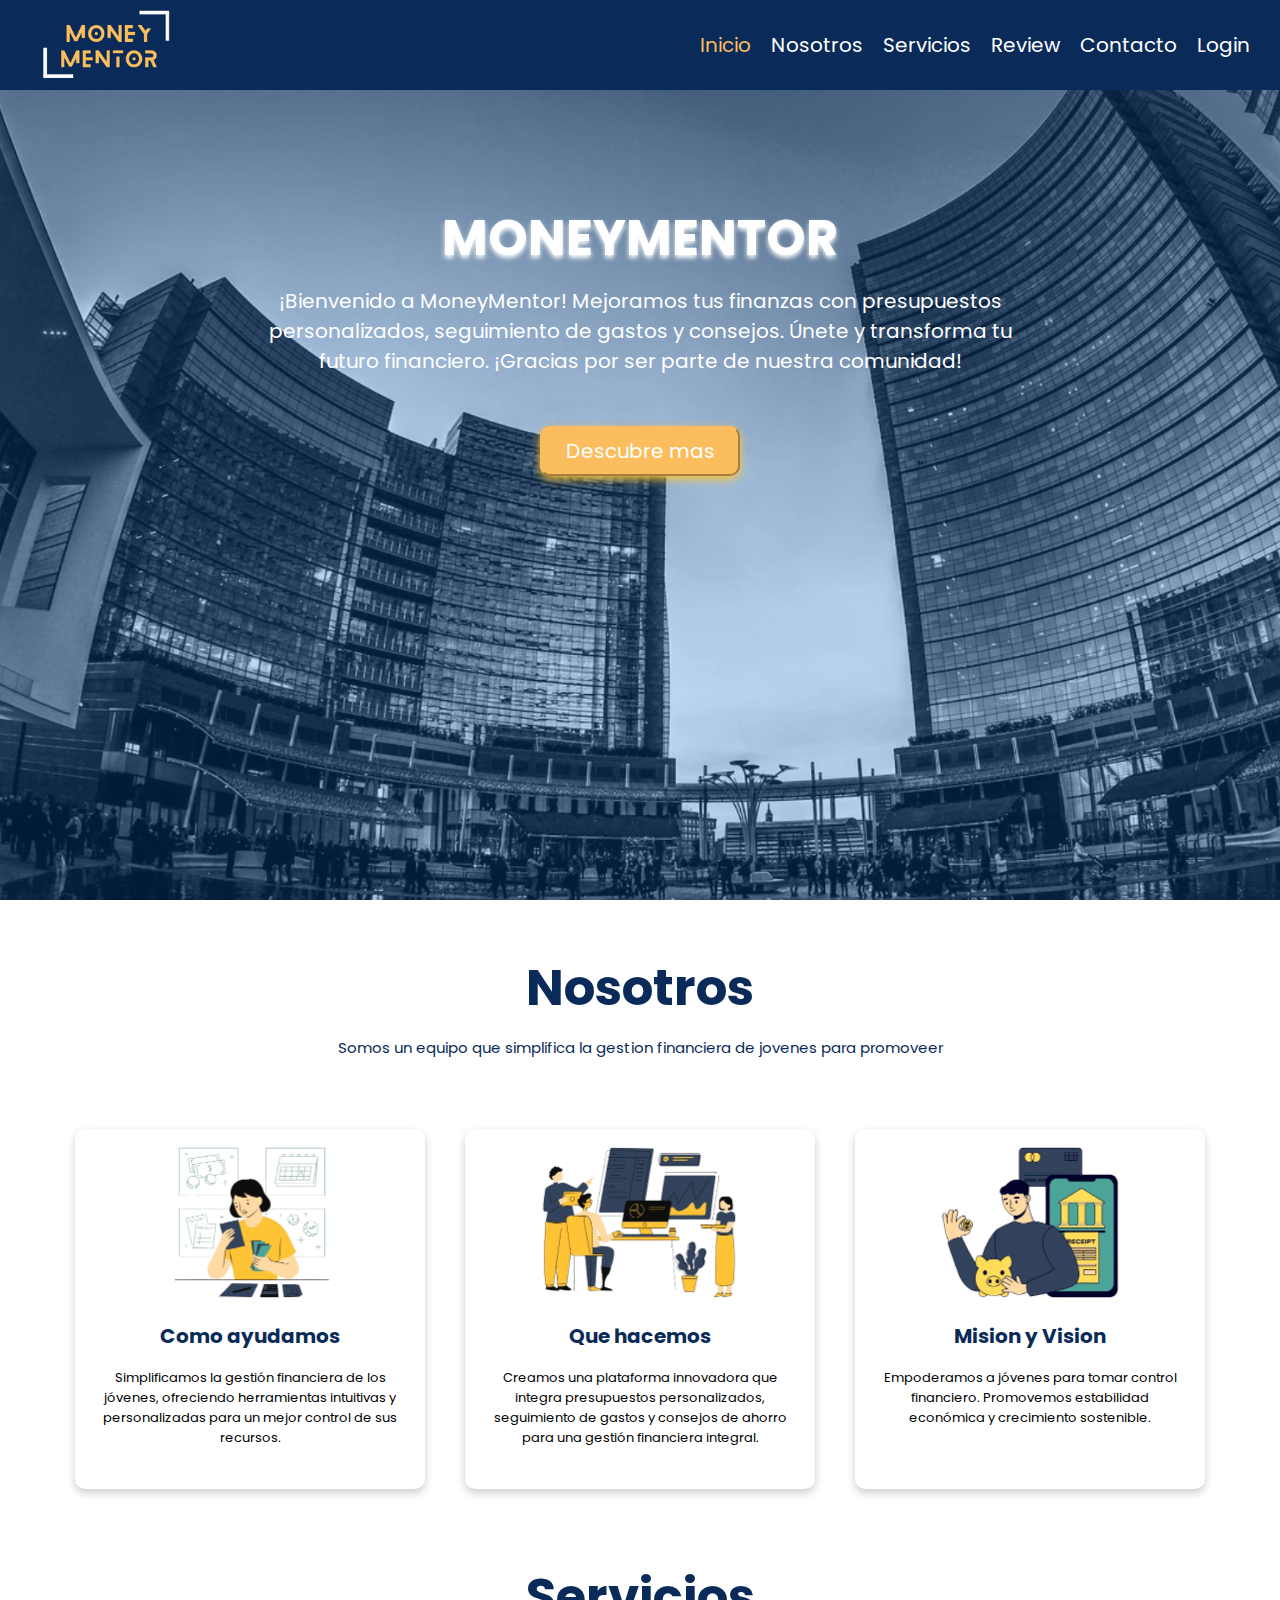
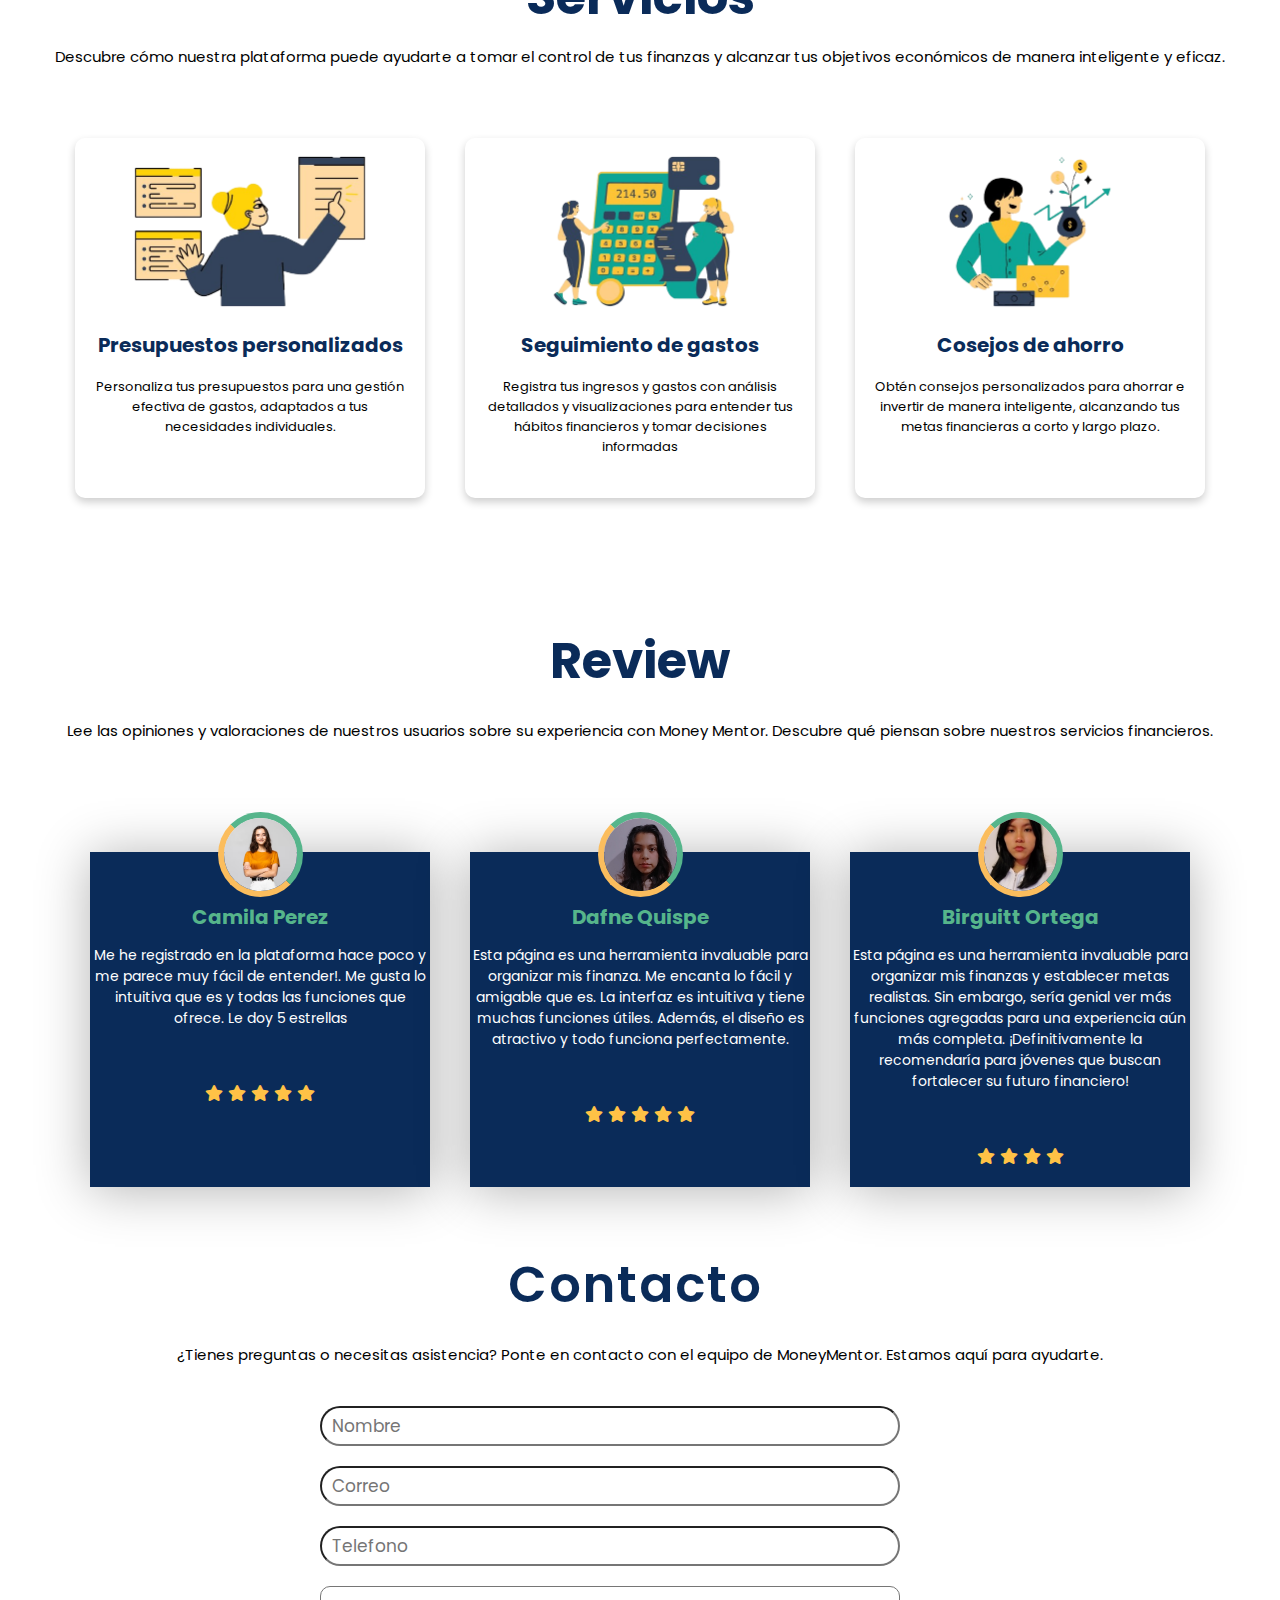
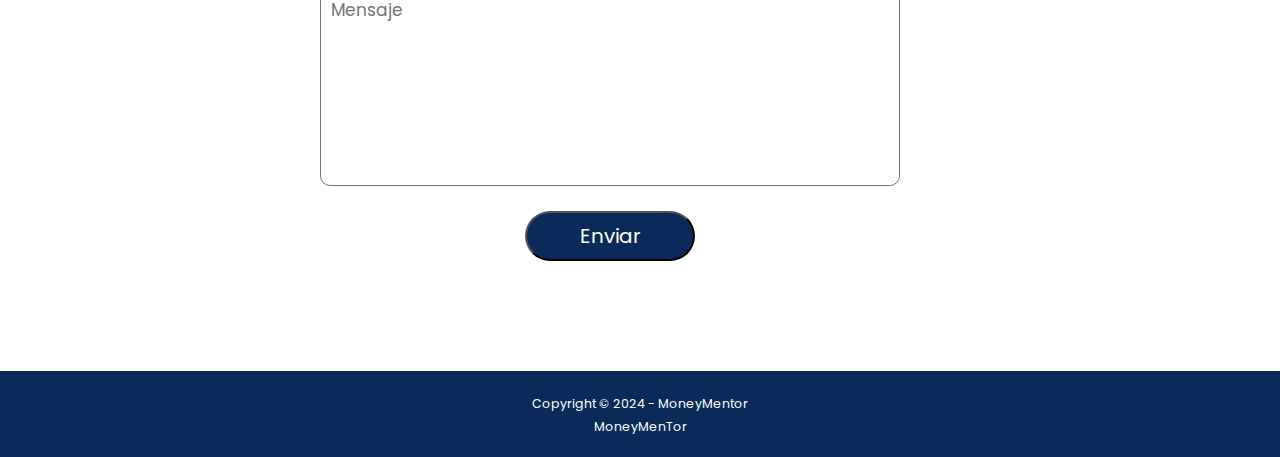
<file: index.html>
<!DOCTYPE html>
<html lang="en">
<head>
    <meta charset="UTF-8">
    <meta http-equiv="X-UA-Compatible" content="IE=edge">
    <meta name="viewport" content="width=device-width, initial-scale=1.0">
    <title>MoneyMenTor</title>
    <link rel="stylesheet" href="https://cdnjs.cloudflare.com/ajax/libs/font-awesome/5.15.1/css/all.min.css">
    <link rel="stylesheet" href="css/style.css">
</head>

<body>

<!--logo y la barra de navegacion-->
<header>
    <a href="#" class="logo">
        <img src="imagenes/money.png" alt="Nombre del Logo">
    </a>

    <nav class="navbar">
        <ul>
            <li><a href="#home" class="active">Inicio</a></li>
            <li><a href="#nosotros">Nosotros</a></li>
            <li><a href="#servicios">Servicios</a></li>
            <li><a href="#review">Review</a></li>
            <li><a href="#contact">Contacto</a></li>
            <li><a href="acceso.html">Login</a></li>
          
        </ul>

    </nav>

    <div class="fas fa-bars"></div>


</header>

<!--Inicio-->

<section class="home" id="home">
    <div class="content">
        <h1>MoneyMenTor</h1>
        <p> ¡Bienvenido a MoneyMentor! Mejoramos tus finanzas con presupuestos personalizados, seguimiento de gastos y consejos. 
            Únete y transforma tu futuro financiero. ¡Gracias por ser parte de nuestra comunidad!
        </p>
        <a href="#nosotros"><button> Descubre mas</button></a>
    </div>

</section>

<!--Nosotros-->

<section class="nosotros" id="nosotros">

    <div class="content">
        <h2>Nosotros</h2>
        <p> Somos un equipo que simplifica la gestion financiera de jovenes para promoveer </p>

        <div class="box-container">
            <div class="box">
                <img src="imagenes/ayudamos.png" alt="">
                <h3>Como ayudamos </h3>
                <p>
                    Simplificamos la gestión financiera de los jóvenes, ofreciendo herramientas 
                    intuitivas y personalizadas para un mejor control de sus recursos.
                </p>
            </div>
    
            <div class="box">
                <img src="imagenes/hacemos.png" alt="">
                <h3>Que hacemos</h3>
                <p>
                    Creamos una plataforma innovadora que integra presupuestos personalizados, seguimiento 
                    de gastos y consejos de ahorro para una gestión financiera integral.
                </p>
    
            </div>
    
            <div class="box">
                <img src="imagenes/final.png" alt="">
                <h3>Mision y Vision</h3>
                <p>
                    Empoderamos a jóvenes para tomar control financiero. Promovemos estabilidad económica y crecimiento sostenible.                </p>
    
            </div>
            
        </div>

    </div>

</section>

<!--Servicos-->
<section class="servicios" id="servicios">

    <div class="content">
        <h2>Servicios</h2>
        <p> Descubre cómo nuestra plataforma puede ayudarte a tomar el control de tus finanzas y alcanzar tus objetivos económicos de manera inteligente y eficaz. </p>

        <div class="box-container">
            <div class="box">
                <img src="imagenes/planeacion.png" alt=""> 
                <h3>Presupuestos personalizados</h3>
                <p>
                    Personaliza tus presupuestos para una gestión efectiva de gastos, adaptados a tus necesidades individuales.
                </p>
            </div>
    
            <div class="box">
                <img src="imagenes/seguimiento.png" alt="">
                <h3>Seguimiento de gastos </h3>
                <p>
                    Registra tus ingresos y gastos con análisis detallados y visualizaciones
                    para entender tus hábitos financieros y tomar decisiones informadas
                </p>
    
            </div>
    
            <div class="box">
                <img src="imagenes/ahorro.png" alt="">
                <h3>Cosejos de ahorro</h3>
                <p>
                    Obtén consejos personalizados para ahorrar e invertir de manera inteligente,
                    alcanzando tus metas financieras a corto y largo plazo.
                </p>
    
            </div>
            
        </div>

    </div>

</section>


<section class="review" id="review">
  <h2>Review</h2>
  <p> Lee las opiniones y valoraciones de nuestros usuarios sobre su experiencia con Money Mentor. Descubre qué piensan sobre nuestros servicios financieros.</p>

    <div class="box-container">

        <!--bir-->
        <div class="box">
            <img src="imagenes/Camila.avif" alt="">
            <h3>Camila Perez</h3>
            <p> Me he registrado en la plataforma hace poco y me parece muy fácil de entender!. 
                Me gusta lo intuitiva que es y todas las funciones que ofrece. Le doy 5 estrellas
            </p>

            <div class="stars">
                <i class="fas fa-star"></i>
                <i class="fas fa-star"></i>
                <i class="fas fa-star"></i>
                <i class="fas fa-star"></i>
                <i class="fas fa-star"></i>
            </div>


        </div>

        <!--daf-->
        <div class="box">
            <img src="imagenes/daf.jpg" alt="">
            <h3>Dafne Quispe</h3>
            <p> Esta página es una herramienta invaluable para organizar mis finanza.
                Me encanta lo fácil y amigable que es. La interfaz es intuitiva y tiene muchas funciones útiles. Además, el diseño es atractivo y todo funciona perfectamente.

            <div class="stars">
                <i class="fas fa-star"></i>
                <i class="fas fa-star"></i>
                <i class="fas fa-star"></i>
                <i class="fas fa-star"></i>
                <i class="fas fa-star"></i>
            </div>


        </div>

     <!--otra-->

        <div class="box">
            <img src="imagenes/bir.jpg" alt="">
            <h3>Birguitt Ortega</h3>
            <p> Esta página es una herramienta invaluable para organizar mis finanzas y establecer metas realistas. Sin embargo, sería genial ver más funciones
            agregadas para una experiencia aún más completa. ¡Definitivamente la recomendaría para jóvenes que buscan fortalecer su futuro financiero!
            </p>

            <div class="stars">
                <i class="fas fa-star"></i>
                <i class="fas fa-star"></i>
                <i class="fas fa-star"></i>
                <i class="fas fa-star"></i>
            </div>

        </div>

    </div>

</section>


<section class="contact" id="contact">

    <h2 class="heading">Contacto</h2>
    <p>¿Tienes preguntas o necesitas asistencia? Ponte en contacto con el equipo de MoneyMentor. 
        Estamos aquí para ayudarte.</hp>
    <div class="row">
        <div class="form-container">

            <form action="">
                <input type="text" placeholder="Nombre">
                <input type="email" placeholder="Correo">
                <input type="number" placeholder="Telefono">
                <textarea cols="15" rows="5" placeholder="Mensaje"></textarea >
                <input type="submit" value="Enviar">        
            </form>

        </div>
    </div>

</section>



<footer>
    <div class="footer-container">
        <small>
            Copyright &copy; 2024 - MoneyMentor
            <br>  MoneyMenTor
            
        </small>

    </div>
</footer>


<script src="https://cdnjs.cloudflare.com/ajax/libs/jquery/3.5.1/jquery.min.js"></script>

<script>

    $(document).ready(function() {

        $('.fa-bars').click(function() {

            $(this).toggleClass('fa-times');
            $('.navbar').toggleClass('nav-toggle');

        });

        $(window).on('scroll load', function() {

            $('.fa-bars').removeClass('fa-times');
            $('.navbar').removeClass('nav-toggle');

            $('section').each(function() {

                var id = $(this).attr('id');
                var height = $(this).height();
                var offset = $(this).offset().top -200;
                var top = $(window).scrollTop();

                if(top >= offset && top < offset + height) {
                    $('.navbar ul li a').removeClass('active');
                    $('.navbar').find('[href="#'+id+'"]').addClass('active');
                }

            });

        });

    });

</script>





</body>
</html>
</file>
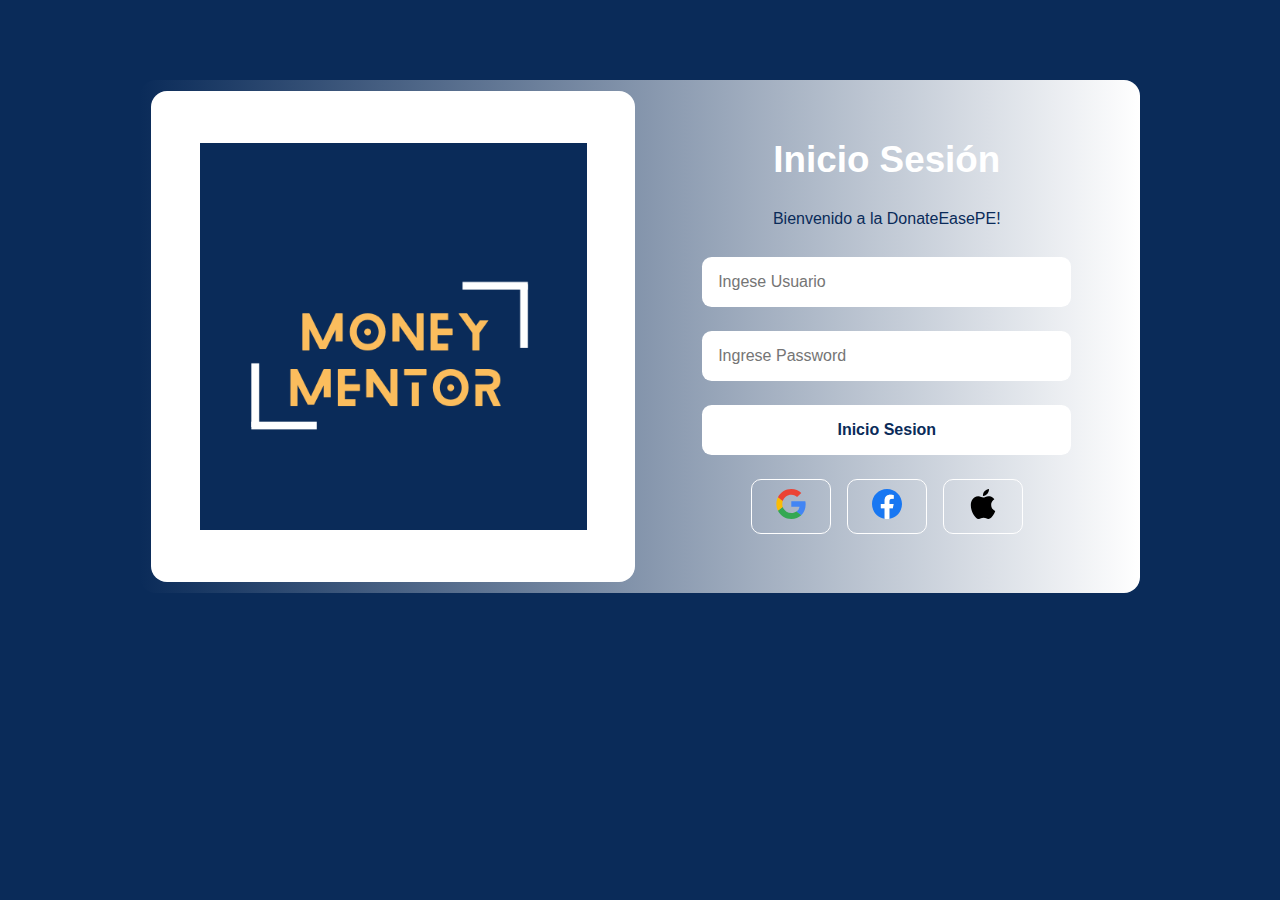
<file: acceso.html>
<!DOCTYPE html>
<html lang="en">
<head>
    <meta charset="UTF-8">
    <meta name="viewport" content="width=device-width, initial-scale=1.0">
    <title>Inicio de Sesion</title>
    <link rel="stylesheet" href="css/acceso.css">
</head>
<body>
    <section class="main">
        <figure class="main_figure">
            <img src="img/mentor.png" alt="" class="main_img">
        </figure>
        <div class="main_contact">
            <h2 class="main_title">Inicio Sesión</h2>
            <p class="main_paragraph">Bienvenido a la DonateEasePE!</p>
            <form action="" class="main_form">
                <input type="text" placeholder="Ingese Usuario" class="main_input">
                <input type="password" placeholder="Ingrese Password" name="" id="" class="main_input">
                <input type="submit" value="Inicio Sesion" class="main_input main_input--send">
            </form>

            <article class="main_social">
                <a href="https://accounts.google.com/Login?hl=es" target="_blank" class="main_link">
                    <img src="img/google-icon.svg" alt="" class="main_icon">                   
                </a>
                <a href="https://www.facebook.com/" target="_blank" class="main_link">
                    <img src="img/facebook.svg" alt="" class="main_icon">
                </a>
                <a href="https://www.apple.com/" target="_blank" class="main_link" >
                    <img src="img/apple.svg" alt="" class="main_icon">
                </a>
            </article>
        </div>
    </section>
</body>
</html>
</file>
<file: css/style.css>
@import url('https://fonts.googleapis.com/css2?family=Poppins:ital,wght@0,200;0,300;0,400;0,500;0,600;1,200;1,300;1,400&display=swap');

* {
    font-family: 'Poppins', sans-serif;
    text-decoration: none;
    outline: none;
    margin: 0;
    padding: 0;
    box-sizing: border-box;
}

*::selection {
    background: #FBBD5D;
    color: #fff;
}

html {
    font-size: 62.5%;
    overflow-x: hidden;
}

body {
    background-color: white;
}


.heading {
    font-size: 4rem;
    color: #FBBD5D;
    text-align: center;
    padding: 6rem 1rem 0 0;
    letter-spacing: .2rem;
    font-weight: 600;
}

.title {
    padding: 0 1rem;
    font-size: 2rem;
    text-align: center;
    font-weight: 400;
    color: #fff;
}
header .logo {

    width: 5px; /* Anchura de la imagen del logo */
    height: 5px; /* Altura ajustada automáticamente para mantener la proporción */
}

header {
    width: 100%;
    height: 90px; /* Altura del banner */
    background: #0A2B59; /*color del banner*/ 
    position: fixed;
    display: flex;
    align-items: center;
    justify-content: space-between;
    padding: 1rem 2rem;
    z-index: 1000;
    transition: .2s;
}
header .navbar ul {
    display: flex;
    align-items: center;
    justify-content: space-between;
    list-style: none;
}

header .navbar ul li {
    margin: 0 1rem;
}

header .navbar ul li a {
    font-size: 2rem;
    color: #fff;
    transition: .2s;
}

header .navbar ul li .active,
header .navbar ul li a:hover {
    color: #FBBD5D;  
}


header .logo {
    font-size: -5rem; /* Tamaño del logo */
    text-transform: uppercase;
    width: 2000px; /* Anchura del logo */
    height: 150px; /* Altura ajustada automáticamente para mantener la proporción */
}


header .fa-bars {
    font-size: 3rem;
    color: #FBBD5D;
    cursor: pointer;
    display: none;
    transition: .2s;
}

.home {
    min-height: 100vh;
    background: url('../imagenes/iniciamos.png') no-repeat; 
    background-size: cover;
    background-position: center;
    background-attachment: fixed;
    z-index: 0;
    overflow: hidden;
    position: relative;
}

.home .content {
    display: flex;
    align-items: center;
    justify-content: center;
    flex-flow: column;
    padding-top: 20rem;
    text-align: center;
}

.home .content h1 {
    font-size: 5rem;
    color: #fff;
    padding: 0 1rem;
    text-shadow: 0 .3rem .5rem white;
    text-transform: uppercase;
}

.home .content p {
    font-size: 2rem;
    color: white;
    padding: 1rem 25rem;   
}

.home .content button {
    height: 5rem;
    width: 20rem;
    border-radius: 1rem;
    background: #FBBD5D;
    color: white;
    font-size: 2rem;
    cursor: pointer;
    transition: .2s;
    box-shadow: 0 .3rem 1rem #FFC436;
    margin: 4rem 0;
    border-color: #FBBD5D;
}

.home .content button:hover {
    background: none;
    border: .2rem solid #FBBD5D; 
}

#nosotros {
    scroll-margin-top: 89px; 
}
.nosotros {
    text-align: center;
    margin: 100px 0;
}

.nosotros h2 {
    font-size: 5rem; 
    margin-top: -70px; 
    padding-top: 2rem; 
    text-align: center; 
    color:#0A2B59;
}

.nosotros .content p {
    font-size: 1.5rem; 
    color: #0A2B59; 
    margin-bottom: 2rem; 
    margin-top: 10px; 

}

.nosotros .box-container {
    display: flex;
    justify-content: center;
    flex-wrap: wrap;
    text-align: center;
    margin-top:5rem;
}

.nosotros .box-container .box {
    height: 36rem;
    width: 35rem;
    background: white;
    text-align: center;
    border-radius: 1rem;
    box-shadow: 0px 4px 8px rgba(0, 0, 0, 0.2);
    margin: 2rem;
    cursor: pointer;
}

.nosotros .box-container .box img {
    max-width: 95%; 
    max-height: 95%; 
}

.nosotros .box-container .box h3 {
    font-size: 2rem;
    color: #0A2B59;
    transition: .2s;
}

.nosotros .box-container .box p {
    font-size: 1.3rem;
    padding: .7rem 2rem;
    color: black;
}

.nosotros .box-container .box:hover h3 {
    color: #FBBD5D;
}


#servicios {
    scroll-margin-top: 89px;
    text-align: center;
    margin: 100px 0;
}

.servicios h2 {
    font-size: 5rem; 
    margin-top: -70px; 
    padding-top: 2rem; 
    text-align: center; 
    color:#0A2B59;
}

.servicios .content p {
    font-size: 1.5rem; 
    color: black; 
    margin-bottom: 2rem; 
    margin-top: 10px; 
}

.servicios .box-container {
    display: flex;
    justify-content: center;
    flex-wrap: wrap;
    text-align: center;
    margin-top:5rem;
}

.servicios .box-container .box {
    height: 36rem;
    width: 35rem;
    background: white;
    text-align: center;
    border-radius: 1rem;
    box-shadow: 0px 4px 8px rgba(0, 0, 0, 0.2);
    margin: 2rem;
    cursor: pointer;
}

.servicios .box-container .box img {
    max-width: 95%; 
    max-height: 95%; 
}

.servicios .box-container .box h3 {
    font-size: 2rem;
    color: #0A2B59;
    transition: .2s;
}

.servicios .box-container .box p {
    font-size: 1.3rem;
    padding: .7rem 2rem;
    color: black;
}

.servicios .box-container .box:hover h3 {
    color: #FBBD5D;
}

#review{
    scroll-margin-top: 89px; 
}
.review {
    background: white;
    text-align: center; 
    padding-top: 3rem;
}

.review h2 {
    font-size: 5rem; 
    color: #0A2B59; 
    margin-bottom: 2rem; 
    margin-top: -25px;
}

.review p {
    font-size: 1.5rem; 
    color: #000; 
    margin-bottom: 3rem; 
}

.review .box-container {
    display: flex;
    justify-content: center;
    padding-top: 4rem;
    flex-wrap: wrap;
}

.review .box-container .box {
    width: 34rem;
    padding-bottom: 1rem;
    text-align: center;
    box-shadow: 0 .3rem 5rem rgba(0, 0, 0, .3);
    background: #0A2B59; 
    margin: 4rem 2rem;
}

.review .box-container .box img {
    height: 8.5rem;
    width: 8.5rem;
    object-fit: cover;
    border-radius: 50%;
    margin-top: -4rem;
    border: .6rem solid #56B58B;
    border-left: .6rem solid #FBBD5D;
    border-bottom: .6rem solid #FBBD5D;
}

.review .box-container .box h3 {
    font-size: 2rem;
    color: #56B58B;
    padding: 0 .5rem;
}

.review .box-container .box p {
    font-size: 1.4rem;
    color: #fff;
    padding: 1.3rem .1rem;
}

.review .box-container .box .stars i {
    font-size: 1.6rem;
    color: #ffc246;
    padding: 1.3rem .1rem;
}

#contact{
    scroll-margin-top: 85px; 
}
.contact  { 
    background: white; 
    text-align: center;  
    padding-top: 3rem; 
}

.contact h2 {
    font-size: 5rem; 
    color: #0A2B59; 
    margin-bottom: 2rem; 
    margin-top: -70px;
}


.contact p {
    font-size: 1.5rem; 
    color: #000; 
    margin-bottom: -2rem; 
}

.contact .row {
    display: flex;
    align-items: center;
    justify-content: center;
    padding: 5rem 0;
    text-align: center;
}

.contact .row .form-container {
    width: 50%;
    padding-right: 6rem;
}

.contact .row .form-container input, textarea {
    height: 4rem;
    width: 100%;
    background: #fff;
    border-radius: 5rem;
    padding: 0 1rem;
    margin: 1rem 0;
    color: #0A2B59;
    font-size: 1.7rem;
    transition: .2s linear;
}

.contact .row .form-container input:focus, textarea:focus {
    border: .4rem solid #0A2B59;
}

.contact .row .form-container textarea {
    height: 20rem;
    border-radius: 1rem;
    padding: 1rem;
    resize: none;
}

.contact .row .form-container input[type="submit"] {
    height: 5rem;
    width: 17rem;
    background: #0A2B59;
    color: #fff;
    cursor: pointer;
    font-size: 2rem;
    transition: .2s;
}

.contact .row .form-container input[type="submit"]:hover {
    background: none;
    color: #0A2B59;
    border: .2rem solid #0A2B59;
}

footer{
    background-color: #0A2B59 ;
    font-size: 1.5rem;
    color: #fff;
    padding: 20px;
    margin-top: 50px;
    text-align: center;

}

@media (max-width: 768px) {
    html {
        font-size: 55%;
    }

    header .fa-bars {
        display: block;
    }

    header .navbar {
        position: fixed;
        top: -100rem;
        left: 0;
        width: 100%;
        background: #171717;
        border-radius: 1rem;
        opacity: 0;
        transition: .2s linear;
    }

    header .navbar ul {
        flex-flow: column;
        padding: 2rem 0;
    }

    header .navbar ul li {
        margin: 1rem 0;
        width: 100%;
        text-align: center;
    }

    header .navbar ul li a {
        font-size: 3rem;
        display: block;
    }

    header .nav-toggle {
        top:5.5rem;
        opacity: 1;
    }

    .home .content p {
        padding: 1.5rem 2rem;
    }

    .nosotros .box-container,
    .servicios .box-container,
    .review .box-container,
    .contact .row {
        flex-flow: column;
    }

    .contact .row .form-container {
        width: 90%;
        padding: 0;
    }
}
</file>
<file: css/acceso.css>
* {
  margin: 0;
  box-sizing: border-box;
}

body {
  font-family: 'Raleway', sans-serif;
  min-height: 600px;
  padding: 80px 0;
  background-image: linear-gradient(to top, #0A2B59 0%, #0A2B59 100%);
  background-color: #0A2B59;
  background-repeat: no-repeat;
  display: flex;
}

.main {
  margin: auto;
  width: 90%;
  max-width: 1000px;
  background-image: linear-gradient(to left, white, #0A2B59);
  overflow: hidden;
  padding: .7em;
  border-radius: 1em;
  display: grid;
  grid-auto-rows: max-content;
  grid-template-columns: repeat(auto-fit, minmax(310px, 1fr));
  gap: .6em;
  animation: mostrar 1.5s ease-in-out;
}

@keyframes mostrar {
  0% {
      opacity: 0;
  }

  100% {
      opacity: 1;
  }
}

.main_figure {
  overflow: hidden;
  border-radius: 1em;
  background-color: white;
  display: flex;
}

.main_img {
  margin: auto;
  width: 80%;
  max-width: 60vw;
}

.main_contact {
  display: flex;
  flex-direction: column;
  justify-content: center;
  gap: 1.5em;
  padding: 3em .7em;
  text-align: center;
}

.main_title {
  font-size: 2.3rem;
  color: white;
}

.main_paragraph {
  margin: .3em 0;
  color: #0A2B59;
}

.main_form {
  display: grid;
  justify-items: center;
  gap: 1.5em;
}

.main_input {
  width: 80%;
  max-width: 500px;
  outline: none;
  border: none;
  padding: 1em;
  font: inherit;
  border-radius: .6em;
  background: white;
  color: #0A2B59;
}

.main_input--send {
  background-color: #c76838;
  color: #0A2B59;
  font-weight: 600;
  cursor: pointer;
}

.main_social {
  display: grid;
  grid-auto-flow: column;
  justify-content: center;
  grid-auto-columns: max-content;
  gap: 1em;
}

.main_link {
  border: 1px solid #fff;
  border-radius: 10px;
  padding: .6em 1.5em;
  color: #fff;
}

.main_link:hover {
  background-color: #fff;
}

.main_icon {
  width: 30px;
  height: 30px;
}@keyframes mostrar {
  0%{
      opacity: 0;
  }
  100%{
      opacity: 1;
  }
}
.main_figure{
  overflow: hidden;
  border-radius: 1em;
  background-color: #fff;
  display: flex;
}
.main_img{
  margin: auto;
  width: 80%;
  max-width: 60vw;
}
.main_contact{
  display: flex;
  flex-direction: column;
  justify-content: center;
  gap: 1.5em;
  padding: 3em .7em;
  text-align: center;
}
.main_title{
  font-size: 2.3rem;
}
.main_paragraph{
  margin: .3em 0;
}
.main_form{
  display: grid;
  justify-items: center;
  gap: 1.5em;
}
.main_input{
  width: 80%;
  max-width: 500px;
  outline: none;
  border: none;
  padding: 1em;
  font: inherit;
  border-radius: .6em;
}
.main_input--send{
  background-color: white ;
  color: #0A2B59;
  font-weight: 600;
  cursor: pointer;
}
.main_social{
  display: grid;
  grid-auto-flow: column;
  justify-content: center;
  grid-auto-columns: max-content;
  gap: 1em;
}
.main_link{
  border: 1px solid #fff;
  border-radius: 10px;
  padding: .6em 1.5em;
}
.main_link:hover{
  background-color: #fff;
}
.main_icon{
  width: 30px;
  height: 30px;
}
</file>
